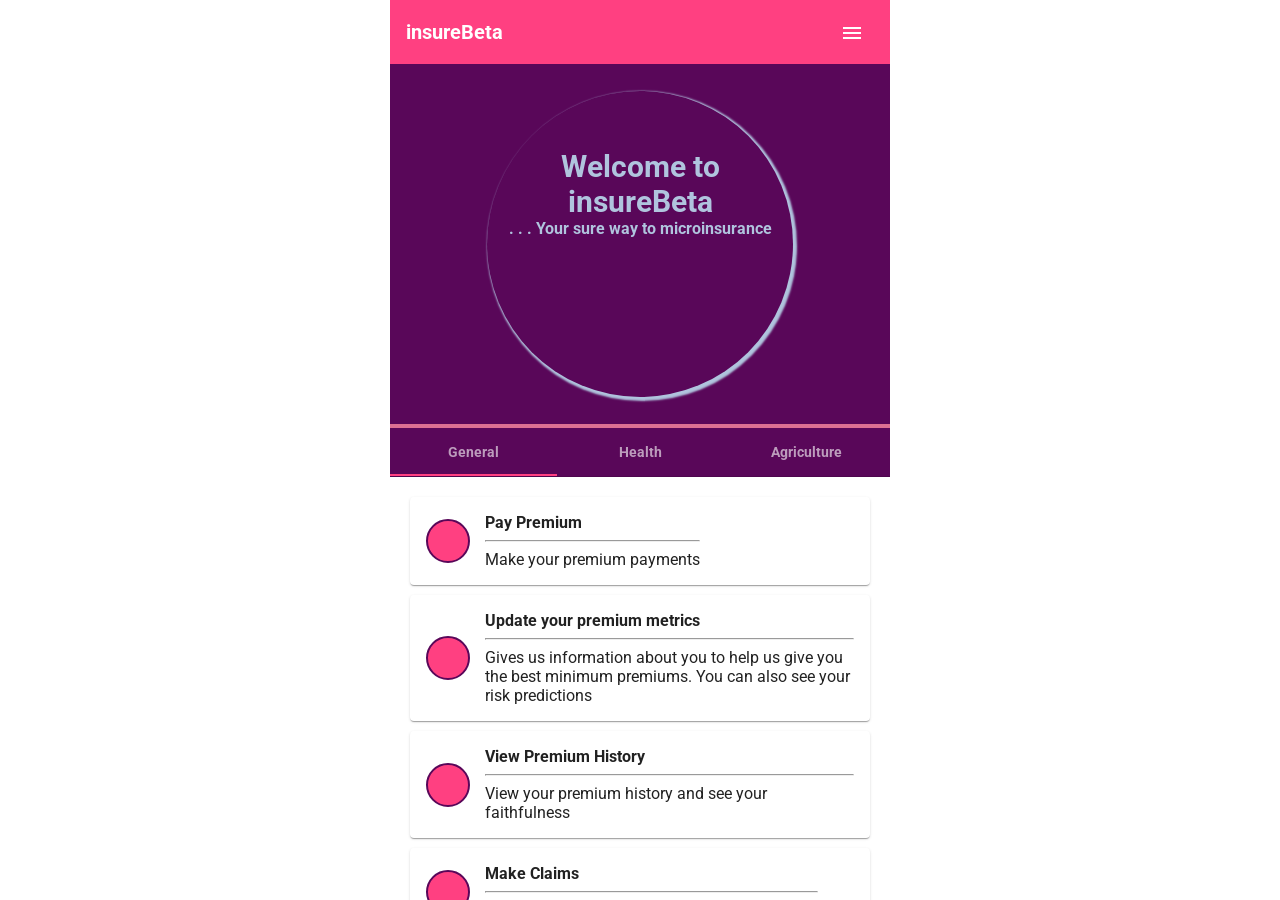
<file: index.html>
<!doctype html>
<html lang="en">
<head>
<link href="https://fonts.googleapis.com/icon?family=Material+Icons" rel="stylesheet">
<link href="https://fonts.googleapis.com/css?family=Roboto:300,400,500" rel="stylesheet">
  <meta charset="utf-8">
  <title>.:|:.insureBeta</title>
  <base href="./">
  <meta name="viewport" content="width=device-width, initial-scale=1">
  <link rel="icon" type="image/x-icon" href="favicon.ico">
<link rel="stylesheet" href="styles.27ae9874d232732a32f0.css"></head>
<body>
  <app-root></app-root>
<script src="runtime-es2015.edb2fcf2778e7bf1d426.js" type="module"></script><script src="runtime-es5.edb2fcf2778e7bf1d426.js" nomodule defer></script><script src="polyfills-es5.6696c533341b95a3d617.js" nomodule defer></script><script src="polyfills-es2015.2987770fde9daa1d8a2e.js" type="module"></script><script src="main-es2015.f6155475882e32199cbc.js" type="module"></script><script src="main-es5.f6155475882e32199cbc.js" nomodule defer></script></body>
</html>
</file>
<file: styles.27ae9874d232732a32f0.css>
.mat-elevation-z0{box-shadow:0 0 0 0 rgba(0,0,0,.2),0 0 0 0 rgba(0,0,0,.14),0 0 0 0 rgba(0,0,0,.12)}.mat-elevation-z1{box-shadow:0 2px 1px -1px rgba(0,0,0,.2),0 1px 1px 0 rgba(0,0,0,.14),0 1px 3px 0 rgba(0,0,0,.12)}.mat-elevation-z2{box-shadow:0 3px 1px -2px rgba(0,0,0,.2),0 2px 2px 0 rgba(0,0,0,.14),0 1px 5px 0 rgba(0,0,0,.12)}.mat-elevation-z3{box-shadow:0 3px 3px -2px rgba(0,0,0,.2),0 3px 4px 0 rgba(0,0,0,.14),0 1px 8px 0 rgba(0,0,0,.12)}.mat-elevation-z4{box-shadow:0 2px 4px -1px rgba(0,0,0,.2),0 4px 5px 0 rgba(0,0,0,.14),0 1px 10px 0 rgba(0,0,0,.12)}.mat-elevation-z5{box-shadow:0 3px 5px -1px rgba(0,0,0,.2),0 5px 8px 0 rgba(0,0,0,.14),0 1px 14px 0 rgba(0,0,0,.12)}.mat-elevation-z6{box-shadow:0 3px 5px -1px rgba(0,0,0,.2),0 6px 10px 0 rgba(0,0,0,.14),0 1px 18px 0 rgba(0,0,0,.12)}.mat-elevation-z7{box-shadow:0 4px 5px -2px rgba(0,0,0,.2),0 7px 10px 1px rgba(0,0,0,.14),0 2px 16px 1px rgba(0,0,0,.12)}.mat-elevation-z8{box-shadow:0 5px 5px -3px rgba(0,0,0,.2),0 8px 10px 1px rgba(0,0,0,.14),0 3px 14px 2px rgba(0,0,0,.12)}.mat-elevation-z9{box-shadow:0 5px 6px -3px rgba(0,0,0,.2),0 9px 12px 1px rgba(0,0,0,.14),0 3px 16px 2px rgba(0,0,0,.12)}.mat-elevation-z10{box-shadow:0 6px 6px -3px rgba(0,0,0,.2),0 10px 14px 1px rgba(0,0,0,.14),0 4px 18px 3px rgba(0,0,0,.12)}.mat-elevation-z11{box-shadow:0 6px 7px -4px rgba(0,0,0,.2),0 11px 15px 1px rgba(0,0,0,.14),0 4px 20px 3px rgba(0,0,0,.12)}.mat-elevation-z12{box-shadow:0 7px 8px -4px rgba(0,0,0,.2),0 12px 17px 2px rgba(0,0,0,.14),0 5px 22px 4px rgba(0,0,0,.12)}.mat-elevation-z13{box-shadow:0 7px 8px -4px rgba(0,0,0,.2),0 13px 19px 2px rgba(0,0,0,.14),0 5px 24px 4px rgba(0,0,0,.12)}.mat-elevation-z14{box-shadow:0 7px 9px -4px rgba(0,0,0,.2),0 14px 21px 2px rgba(0,0,0,.14),0 5px 26px 4px rgba(0,0,0,.12)}.mat-elevation-z15{box-shadow:0 8px 9px -5px rgba(0,0,0,.2),0 15px 22px 2px rgba(0,0,0,.14),0 6px 28px 5px rgba(0,0,0,.12)}.mat-elevation-z16{box-shadow:0 8px 10px -5px rgba(0,0,0,.2),0 16px 24px 2px rgba(0,0,0,.14),0 6px 30px 5px rgba(0,0,0,.12)}.mat-elevation-z17{box-shadow:0 8px 11px -5px rgba(0,0,0,.2),0 17px 26px 2px rgba(0,0,0,.14),0 6px 32px 5px rgba(0,0,0,.12)}.mat-elevation-z18{box-shadow:0 9px 11px -5px rgba(0,0,0,.2),0 18px 28px 2px rgba(0,0,0,.14),0 7px 34px 6px rgba(0,0,0,.12)}.mat-elevation-z19{box-shadow:0 9px 12px -6px rgba(0,0,0,.2),0 19px 29px 2px rgba(0,0,0,.14),0 7px 36px 6px rgba(0,0,0,.12)}.mat-elevation-z20{box-shadow:0 10px 13px -6px rgba(0,0,0,.2),0 20px 31px 3px rgba(0,0,0,.14),0 8px 38px 7px rgba(0,0,0,.12)}.mat-elevation-z21{box-shadow:0 10px 13px -6px rgba(0,0,0,.2),0 21px 33px 3px rgba(0,0,0,.14),0 8px 40px 7px rgba(0,0,0,.12)}.mat-elevation-z22{box-shadow:0 10px 14px -6px rgba(0,0,0,.2),0 22px 35px 3px rgba(0,0,0,.14),0 8px 42px 7px rgba(0,0,0,.12)}.mat-elevation-z23{box-shadow:0 11px 14px -7px rgba(0,0,0,.2),0 23px 36px 3px rgba(0,0,0,.14),0 9px 44px 8px rgba(0,0,0,.12)}.mat-elevation-z24{box-shadow:0 11px 15px -7px rgba(0,0,0,.2),0 24px 38px 3px rgba(0,0,0,.14),0 9px 46px 8px rgba(0,0,0,.12)}.mat-badge-content{font-weight:600;font-size:12px;font-family:Roboto,"Helvetica Neue",sans-serif}.mat-badge-small .mat-badge-content{font-size:6px}.mat-badge-large .mat-badge-content{font-size:24px}.mat-h1,.mat-headline,.mat-typography h1{font:400 24px/32px Roboto,"Helvetica Neue",sans-serif;margin:0 0 16px}.mat-h2,.mat-title,.mat-typography h2{font:500 20px/32px Roboto,"Helvetica Neue",sans-serif;margin:0 0 16px}.mat-h3,.mat-subheading-2,.mat-typography h3{font:400 16px/28px Roboto,"Helvetica Neue",sans-serif;margin:0 0 16px}.mat-h4,.mat-subheading-1,.mat-typography h4{font:400 15px/24px Roboto,"Helvetica Neue",sans-serif;margin:0 0 16px}.mat-h5,.mat-typography h5{font:400 11.62px/20px Roboto,"Helvetica Neue",sans-serif;margin:0 0 12px}.mat-h6,.mat-typography h6{font:400 9.38px/20px Roboto,"Helvetica Neue",sans-serif;margin:0 0 12px}.mat-body-2,.mat-body-strong{font:500 14px/24px Roboto,"Helvetica Neue",sans-serif}.mat-body,.mat-body-1,.mat-typography{font:400 14px/20px Roboto,"Helvetica Neue",sans-serif}.mat-body p,.mat-body-1 p,.mat-typography p{margin:0 0 12px}.mat-caption,.mat-small{font:400 12px/20px Roboto,"Helvetica Neue",sans-serif}.mat-display-4,.mat-typography .mat-display-4{font:300 112px/112px Roboto,"Helvetica Neue",sans-serif;margin:0 0 56px;letter-spacing:-.05em}.mat-display-3,.mat-typography .mat-display-3{font:400 56px/56px Roboto,"Helvetica Neue",sans-serif;margin:0 0 64px;letter-spacing:-.02em}.mat-display-2,.mat-typography .mat-display-2{font:400 45px/48px Roboto,"Helvetica Neue",sans-serif;margin:0 0 64px;letter-spacing:-.005em}.mat-display-1,.mat-typography .mat-display-1{font:400 34px/40px Roboto,"Helvetica Neue",sans-serif;margin:0 0 64px}.mat-bottom-sheet-container{font-family:Roboto,"Helvetica Neue",sans-serif;font-size:16px;font-weight:400}.mat-button,.mat-fab,.mat-flat-button,.mat-icon-button,.mat-mini-fab,.mat-raised-button,.mat-stroked-button{font-family:Roboto,"Helvetica Neue",sans-serif;font-size:14px;font-weight:500}.mat-button-toggle,.mat-card{font-family:Roboto,"Helvetica Neue",sans-serif}.mat-card-title{font-size:24px;font-weight:400}.mat-card-content,.mat-card-header .mat-card-title,.mat-card-subtitle{font-size:14px}.mat-checkbox{font-family:Roboto,"Helvetica Neue",sans-serif}.mat-checkbox-layout .mat-checkbox-label{line-height:24px}.mat-chip{font-size:13px;line-height:18px}.mat-chip .mat-chip-remove.mat-icon,.mat-chip .mat-chip-trailing-icon.mat-icon{font-size:18px}.mat-table{font-family:Roboto,"Helvetica Neue",sans-serif}.mat-header-cell{font-size:12px;font-weight:500}.mat-cell,.mat-footer-cell{font-size:14px}.mat-calendar{font-family:Roboto,"Helvetica Neue",sans-serif}.mat-calendar-body{font-size:13px}.mat-calendar-body-label,.mat-calendar-period-button{font-size:14px;font-weight:500}.mat-calendar-table-header th{font-size:11px;font-weight:400}.mat-dialog-title{font:500 20px/32px Roboto,"Helvetica Neue",sans-serif}.mat-expansion-panel-header{font-family:Roboto,"Helvetica Neue",sans-serif;font-size:15px;font-weight:400}.mat-expansion-panel-content{font:400 14px/20px Roboto,"Helvetica Neue",sans-serif}.mat-form-field{font-size:inherit;font-weight:400;line-height:1.125;font-family:Roboto,"Helvetica Neue",sans-serif}.mat-form-field-wrapper{padding-bottom:1.34375em}.mat-form-field-prefix .mat-icon,.mat-form-field-suffix .mat-icon{font-size:150%;line-height:1.125}.mat-form-field-prefix .mat-icon-button,.mat-form-field-suffix .mat-icon-button{height:1.5em;width:1.5em}.mat-form-field-prefix .mat-icon-button .mat-icon,.mat-form-field-suffix .mat-icon-button .mat-icon{height:1.125em;line-height:1.125}.mat-form-field-infix{padding:.5em 0;border-top:.84375em solid transparent}.mat-form-field-can-float .mat-input-server:focus+.mat-form-field-label-wrapper .mat-form-field-label,.mat-form-field-can-float.mat-form-field-should-float .mat-form-field-label{transform:translateY(-1.34375em) scale(.75);width:133.33333%}.mat-form-field-can-float .mat-input-server[label]:not(:label-shown)+.mat-form-field-label-wrapper .mat-form-field-label{transform:translateY(-1.34374em) scale(.75);width:133.33334%}.mat-form-field-label-wrapper{top:-.84375em;padding-top:.84375em}.mat-form-field-label{top:1.34375em}.mat-form-field-underline{bottom:1.34375em}.mat-form-field-subscript-wrapper{font-size:75%;margin-top:.66667em;top:calc(100% - 1.79167em)}.mat-form-field-appearance-legacy .mat-form-field-wrapper{padding-bottom:1.25em}.mat-form-field-appearance-legacy .mat-form-field-infix{padding:.4375em 0}.mat-form-field-appearance-legacy.mat-form-field-can-float .mat-input-server:focus+.mat-form-field-label-wrapper .mat-form-field-label,.mat-form-field-appearance-legacy.mat-form-field-can-float.mat-form-field-should-float .mat-form-field-label{transform:translateY(-1.28125em) scale(.75) perspective(100px) translateZ(.001px);-ms-transform:translateY(-1.28125em) scale(.75);width:133.33333%}.mat-form-field-appearance-legacy.mat-form-field-can-float .mat-form-field-autofill-control:-webkit-autofill+.mat-form-field-label-wrapper .mat-form-field-label{transform:translateY(-1.28125em) scale(.75) perspective(100px) translateZ(.00101px);-ms-transform:translateY(-1.28124em) scale(.75);width:133.33334%}.mat-form-field-appearance-legacy.mat-form-field-can-float .mat-input-server[label]:not(:label-shown)+.mat-form-field-label-wrapper .mat-form-field-label{transform:translateY(-1.28125em) scale(.75) perspective(100px) translateZ(.00102px);-ms-transform:translateY(-1.28123em) scale(.75);width:133.33335%}.mat-form-field-appearance-legacy .mat-form-field-label{top:1.28125em}.mat-form-field-appearance-legacy .mat-form-field-subscript-wrapper{margin-top:.54167em;top:calc(100% - 1.66667em)}.mat-form-field-appearance-fill .mat-form-field-infix{padding:.25em 0 .75em}.mat-form-field-appearance-fill .mat-form-field-label{top:1.09375em;margin-top:-.5em}.mat-form-field-appearance-fill.mat-form-field-can-float .mat-input-server:focus+.mat-form-field-label-wrapper .mat-form-field-label,.mat-form-field-appearance-fill.mat-form-field-can-float.mat-form-field-should-float .mat-form-field-label{transform:translateY(-.59375em) scale(.75);width:133.33333%}.mat-form-field-appearance-fill.mat-form-field-can-float .mat-input-server[label]:not(:label-shown)+.mat-form-field-label-wrapper .mat-form-field-label{transform:translateY(-.59374em) scale(.75);width:133.33334%}.mat-form-field-appearance-outline .mat-form-field-infix{padding:1em 0}.mat-form-field-appearance-outline .mat-form-field-label{top:1.84375em;margin-top:-.25em}.mat-form-field-appearance-outline.mat-form-field-can-float .mat-input-server:focus+.mat-form-field-label-wrapper .mat-form-field-label,.mat-form-field-appearance-outline.mat-form-field-can-float.mat-form-field-should-float .mat-form-field-label{transform:translateY(-1.59375em) scale(.75);width:133.33333%}.mat-form-field-appearance-outline.mat-form-field-can-float .mat-input-server[label]:not(:label-shown)+.mat-form-field-label-wrapper .mat-form-field-label{transform:translateY(-1.59374em) scale(.75);width:133.33334%}.mat-grid-tile-footer,.mat-grid-tile-header{font-size:14px}.mat-grid-tile-footer .mat-line,.mat-grid-tile-header .mat-line{white-space:nowrap;overflow:hidden;text-overflow:ellipsis;display:block;box-sizing:border-box}.mat-grid-tile-footer .mat-line:nth-child(n+2),.mat-grid-tile-header .mat-line:nth-child(n+2){font-size:12px}input.mat-input-element{margin-top:-.0625em}.mat-menu-item{font-family:Roboto,"Helvetica Neue",sans-serif;font-size:16px;font-weight:400}.mat-paginator,.mat-paginator-page-size .mat-select-trigger{font-family:Roboto,"Helvetica Neue",sans-serif;font-size:12px}.mat-radio-button,.mat-select{font-family:Roboto,"Helvetica Neue",sans-serif}.mat-select-trigger{height:1.125em}.mat-slide-toggle-content{font:400 14px/20px Roboto,"Helvetica Neue",sans-serif}.mat-slider-thumb-label-text{font-family:Roboto,"Helvetica Neue",sans-serif;font-size:12px;font-weight:500}.mat-stepper-horizontal,.mat-stepper-vertical{font-family:Roboto,"Helvetica Neue",sans-serif}.mat-step-label{font-size:14px;font-weight:400}.mat-step-label-selected{font-size:14px;font-weight:500}.mat-tab-group{font-family:Roboto,"Helvetica Neue",sans-serif}.mat-tab-label,.mat-tab-link{font-family:Roboto,"Helvetica Neue",sans-serif;font-size:14px;font-weight:500}.mat-toolbar,.mat-toolbar h1,.mat-toolbar h2,.mat-toolbar h3,.mat-toolbar h4,.mat-toolbar h5,.mat-toolbar h6{font:500 20px/32px Roboto,"Helvetica Neue",sans-serif;margin:0}.mat-tooltip{font-family:Roboto,"Helvetica Neue",sans-serif;font-size:10px;padding-top:6px;padding-bottom:6px}.mat-tooltip-handset{font-size:14px;padding-top:9px;padding-bottom:9px}.mat-list-item,.mat-list-option{font-family:Roboto,"Helvetica Neue",sans-serif}.mat-list .mat-list-item,.mat-nav-list .mat-list-item,.mat-selection-list .mat-list-item{font-size:16px}.mat-list .mat-list-item .mat-line,.mat-nav-list .mat-list-item .mat-line,.mat-selection-list .mat-list-item .mat-line{white-space:nowrap;overflow:hidden;text-overflow:ellipsis;display:block;box-sizing:border-box}.mat-list .mat-list-item .mat-line:nth-child(n+2),.mat-nav-list .mat-list-item .mat-line:nth-child(n+2),.mat-selection-list .mat-list-item .mat-line:nth-child(n+2){font-size:14px}.mat-list .mat-list-option,.mat-nav-list .mat-list-option,.mat-selection-list .mat-list-option{font-size:16px}.mat-list .mat-list-option .mat-line,.mat-nav-list .mat-list-option .mat-line,.mat-selection-list .mat-list-option .mat-line{white-space:nowrap;overflow:hidden;text-overflow:ellipsis;display:block;box-sizing:border-box}.mat-list .mat-list-option .mat-line:nth-child(n+2),.mat-nav-list .mat-list-option .mat-line:nth-child(n+2),.mat-selection-list .mat-list-option .mat-line:nth-child(n+2){font-size:14px}.mat-list[dense] .mat-list-item,.mat-nav-list[dense] .mat-list-item,.mat-selection-list[dense] .mat-list-item{font-size:12px}.mat-list[dense] .mat-list-item .mat-line,.mat-nav-list[dense] .mat-list-item .mat-line,.mat-selection-list[dense] .mat-list-item .mat-line{white-space:nowrap;overflow:hidden;text-overflow:ellipsis;display:block;box-sizing:border-box}.mat-list[dense] .mat-list-item .mat-line:nth-child(n+2),.mat-list[dense] .mat-list-option,.mat-nav-list[dense] .mat-list-item .mat-line:nth-child(n+2),.mat-nav-list[dense] .mat-list-option,.mat-selection-list[dense] .mat-list-item .mat-line:nth-child(n+2),.mat-selection-list[dense] .mat-list-option{font-size:12px}.mat-list[dense] .mat-list-option .mat-line,.mat-nav-list[dense] .mat-list-option .mat-line,.mat-selection-list[dense] .mat-list-option .mat-line{white-space:nowrap;overflow:hidden;text-overflow:ellipsis;display:block;box-sizing:border-box}.mat-list[dense] .mat-list-option .mat-line:nth-child(n+2),.mat-nav-list[dense] .mat-list-option .mat-line:nth-child(n+2),.mat-selection-list[dense] .mat-list-option .mat-line:nth-child(n+2){font-size:12px}.mat-list[dense] .mat-subheader,.mat-nav-list[dense] .mat-subheader,.mat-selection-list[dense] .mat-subheader{font-family:Roboto,"Helvetica Neue",sans-serif;font-size:12px;font-weight:500}.mat-option{font-family:Roboto,"Helvetica Neue",sans-serif;font-size:16px;color:rgba(0,0,0,.87)}.mat-optgroup-label{font:500 14px/24px Roboto,"Helvetica Neue",sans-serif;color:rgba(0,0,0,.54)}.mat-simple-snackbar{font-family:Roboto,"Helvetica Neue",sans-serif;font-size:14px}.mat-simple-snackbar-action{line-height:1;font-family:inherit;font-size:inherit;font-weight:500}.mat-ripple{overflow:hidden}.mat-ripple.mat-ripple-unbounded{overflow:visible}.mat-ripple-element{position:absolute;border-radius:50%;pointer-events:none;transition:opacity,transform 0s cubic-bezier(0,0,.2,1);transform:scale(0)}@media screen and (-ms-high-contrast:active){.mat-ripple-element{display:none}}.cdk-visually-hidden{border:0;clip:rect(0 0 0 0);height:1px;margin:-1px;overflow:hidden;padding:0;position:absolute;width:1px;outline:0;-webkit-appearance:none;-moz-appearance:none}.cdk-global-overlay-wrapper,.cdk-overlay-container{pointer-events:none;top:0;left:0;height:100%;width:100%}.cdk-overlay-container{position:fixed;z-index:1000}.cdk-overlay-container:empty{display:none}.cdk-global-overlay-wrapper{display:flex;position:absolute;z-index:1000}.cdk-overlay-pane{position:absolute;pointer-events:auto;box-sizing:border-box;z-index:1000;display:flex;max-width:100%;max-height:100%}.cdk-overlay-backdrop{position:absolute;top:0;bottom:0;left:0;right:0;z-index:1000;pointer-events:auto;-webkit-tap-highlight-color:transparent;transition:opacity .4s cubic-bezier(.25,.8,.25,1);opacity:0}.cdk-overlay-backdrop.cdk-overlay-backdrop-showing{opacity:1}@media screen and (-ms-high-contrast:active){.cdk-overlay-backdrop.cdk-overlay-backdrop-showing{opacity:.6}.mat-badge-small .mat-badge-content{outline:solid 1px;border-radius:0}}.cdk-overlay-dark-backdrop{background:rgba(0,0,0,.288)}.cdk-overlay-transparent-backdrop,.cdk-overlay-transparent-backdrop.cdk-overlay-backdrop-showing{opacity:0}.cdk-overlay-connected-position-bounding-box{position:absolute;z-index:1000;display:flex;flex-direction:column;min-width:1px;min-height:1px}.cdk-global-scrollblock{position:fixed;width:100%;overflow-y:scroll}@-webkit-keyframes cdk-text-field-autofill-start{/*!*/}@keyframes cdk-text-field-autofill-start{/*!*/}@-webkit-keyframes cdk-text-field-autofill-end{/*!*/}@keyframes cdk-text-field-autofill-end{/*!*/}.cdk-text-field-autofill-monitored:-webkit-autofill{-webkit-animation-name:cdk-text-field-autofill-start;animation-name:cdk-text-field-autofill-start}.cdk-text-field-autofill-monitored:not(:-webkit-autofill){-webkit-animation-name:cdk-text-field-autofill-end;animation-name:cdk-text-field-autofill-end}textarea.cdk-textarea-autosize{resize:none}textarea.cdk-textarea-autosize-measuring{height:auto!important;overflow:hidden!important;padding:2px 0!important;box-sizing:content-box!important}.mat-ripple-element{background-color:rgba(0,0,0,.1)}.mat-option.mat-selected:not(.mat-option-multiple):not(.mat-option-disabled),.mat-option:focus:not(.mat-option-disabled),.mat-option:hover:not(.mat-option-disabled){background:rgba(0,0,0,.04)}.mat-option.mat-active{background:rgba(0,0,0,.04);color:rgba(0,0,0,.87)}.mat-option.mat-option-disabled{color:rgba(0,0,0,.38)}.mat-primary .mat-option.mat-selected:not(.mat-option-disabled){color:#3f51b5}.mat-accent .mat-option.mat-selected:not(.mat-option-disabled){color:#ff4081}.mat-warn .mat-option.mat-selected:not(.mat-option-disabled){color:#f44336}.mat-optgroup-disabled .mat-optgroup-label{color:rgba(0,0,0,.38)}.mat-pseudo-checkbox{color:rgba(0,0,0,.54)}.mat-pseudo-checkbox::after{color:#fafafa}.mat-accent .mat-pseudo-checkbox-checked,.mat-accent .mat-pseudo-checkbox-indeterminate,.mat-pseudo-checkbox-checked,.mat-pseudo-checkbox-indeterminate{background:#ff4081}.mat-primary .mat-pseudo-checkbox-checked,.mat-primary .mat-pseudo-checkbox-indeterminate{background:#3f51b5}.mat-warn .mat-pseudo-checkbox-checked,.mat-warn .mat-pseudo-checkbox-indeterminate{background:#f44336}.mat-pseudo-checkbox-checked.mat-pseudo-checkbox-disabled,.mat-pseudo-checkbox-indeterminate.mat-pseudo-checkbox-disabled{background:#b0b0b0}.mat-app-background{background-color:#fafafa;color:rgba(0,0,0,.87)}.mat-theme-loaded-marker{display:none}.mat-autocomplete-panel{background:#fff;color:rgba(0,0,0,.87)}.mat-autocomplete-panel .mat-option.mat-selected:not(.mat-active):not(:hover){background:#fff}.mat-autocomplete-panel .mat-option.mat-selected:not(.mat-active):not(:hover):not(.mat-option-disabled){color:rgba(0,0,0,.87)}.mat-badge-accent .mat-badge-content{background:#ff4081;color:#fff}.mat-badge-warn .mat-badge-content{color:#fff;background:#f44336}.mat-badge{position:relative}.mat-badge-hidden .mat-badge-content{display:none}.mat-badge-content{color:#fff;background:#3f51b5;position:absolute;text-align:center;display:inline-block;border-radius:50%;transition:transform .2s ease-in-out;transform:scale(.6);overflow:hidden;white-space:nowrap;text-overflow:ellipsis;pointer-events:none}.mat-badge-content.mat-badge-active{transform:none}.mat-badge-small .mat-badge-content{width:16px;height:16px;line-height:16px}.mat-badge-small.mat-badge-above .mat-badge-content{top:-8px}.mat-badge-small.mat-badge-below .mat-badge-content{bottom:-8px}.mat-badge-small.mat-badge-before .mat-badge-content{left:-16px}[dir=rtl] .mat-badge-small.mat-badge-before .mat-badge-content{left:auto;right:-16px}.mat-badge-small.mat-badge-after .mat-badge-content{right:-16px}[dir=rtl] .mat-badge-small.mat-badge-after .mat-badge-content{right:auto;left:-16px}.mat-badge-small.mat-badge-overlap.mat-badge-before .mat-badge-content{left:-8px}[dir=rtl] .mat-badge-small.mat-badge-overlap.mat-badge-before .mat-badge-content{left:auto;right:-8px}.mat-badge-small.mat-badge-overlap.mat-badge-after .mat-badge-content{right:-8px}[dir=rtl] .mat-badge-small.mat-badge-overlap.mat-badge-after .mat-badge-content{right:auto;left:-8px}.mat-badge-medium .mat-badge-content{width:22px;height:22px;line-height:22px}.mat-badge-medium.mat-badge-above .mat-badge-content{top:-11px}.mat-badge-medium.mat-badge-below .mat-badge-content{bottom:-11px}.mat-badge-medium.mat-badge-before .mat-badge-content{left:-22px}[dir=rtl] .mat-badge-medium.mat-badge-before .mat-badge-content{left:auto;right:-22px}.mat-badge-medium.mat-badge-after .mat-badge-content{right:-22px}[dir=rtl] .mat-badge-medium.mat-badge-after .mat-badge-content{right:auto;left:-22px}.mat-badge-medium.mat-badge-overlap.mat-badge-before .mat-badge-content{left:-11px}[dir=rtl] .mat-badge-medium.mat-badge-overlap.mat-badge-before .mat-badge-content{left:auto;right:-11px}.mat-badge-medium.mat-badge-overlap.mat-badge-after .mat-badge-content{right:-11px}[dir=rtl] .mat-badge-medium.mat-badge-overlap.mat-badge-after .mat-badge-content{right:auto;left:-11px}.mat-badge-large .mat-badge-content{width:28px;height:28px;line-height:28px}.mat-badge-large.mat-badge-above .mat-badge-content{top:-14px}.mat-badge-large.mat-badge-below .mat-badge-content{bottom:-14px}.mat-badge-large.mat-badge-before .mat-badge-content{left:-28px}[dir=rtl] .mat-badge-large.mat-badge-before .mat-badge-content{left:auto;right:-28px}.mat-badge-large.mat-badge-after .mat-badge-content{right:-28px}[dir=rtl] .mat-badge-large.mat-badge-after .mat-badge-content{right:auto;left:-28px}.mat-badge-large.mat-badge-overlap.mat-badge-before .mat-badge-content{left:-14px}[dir=rtl] .mat-badge-large.mat-badge-overlap.mat-badge-before .mat-badge-content{left:auto;right:-14px}.mat-badge-large.mat-badge-overlap.mat-badge-after .mat-badge-content{right:-14px}[dir=rtl] .mat-badge-large.mat-badge-overlap.mat-badge-after .mat-badge-content{right:auto;left:-14px}.mat-bottom-sheet-container{background:#fff;color:rgba(0,0,0,.87)}.mat-button,.mat-icon-button,.mat-stroked-button{color:inherit;background:0 0}.mat-button.mat-primary,.mat-icon-button.mat-primary,.mat-stroked-button.mat-primary{color:#3f51b5}.mat-button.mat-accent,.mat-icon-button.mat-accent,.mat-stroked-button.mat-accent{color:#ff4081}.mat-button.mat-warn,.mat-icon-button.mat-warn,.mat-stroked-button.mat-warn{color:#f44336}.mat-button.mat-accent[disabled],.mat-button.mat-primary[disabled],.mat-button.mat-warn[disabled],.mat-button[disabled][disabled],.mat-icon-button.mat-accent[disabled],.mat-icon-button.mat-primary[disabled],.mat-icon-button.mat-warn[disabled],.mat-icon-button[disabled][disabled],.mat-stroked-button.mat-accent[disabled],.mat-stroked-button.mat-primary[disabled],.mat-stroked-button.mat-warn[disabled],.mat-stroked-button[disabled][disabled]{color:rgba(0,0,0,.26)}.mat-button.mat-primary .mat-button-focus-overlay,.mat-icon-button.mat-primary .mat-button-focus-overlay,.mat-stroked-button.mat-primary .mat-button-focus-overlay{background-color:rgba(63,81,181,.12)}.mat-button.mat-accent .mat-button-focus-overlay,.mat-icon-button.mat-accent .mat-button-focus-overlay,.mat-stroked-button.mat-accent .mat-button-focus-overlay{background-color:rgba(255,64,129,.12)}.mat-button.mat-warn .mat-button-focus-overlay,.mat-icon-button.mat-warn .mat-button-focus-overlay,.mat-stroked-button.mat-warn .mat-button-focus-overlay{background-color:rgba(244,67,54,.12)}.mat-button[disabled] .mat-button-focus-overlay,.mat-icon-button[disabled] .mat-button-focus-overlay,.mat-stroked-button[disabled] .mat-button-focus-overlay{background-color:transparent}.mat-button.mat-primary .mat-ripple-element,.mat-icon-button.mat-primary .mat-ripple-element,.mat-stroked-button.mat-primary .mat-ripple-element{background-color:rgba(63,81,181,.1)}.mat-button.mat-accent .mat-ripple-element,.mat-icon-button.mat-accent .mat-ripple-element,.mat-stroked-button.mat-accent .mat-ripple-element{background-color:rgba(255,64,129,.1)}.mat-button.mat-warn .mat-ripple-element,.mat-icon-button.mat-warn .mat-ripple-element,.mat-stroked-button.mat-warn .mat-ripple-element{background-color:rgba(244,67,54,.1)}.mat-fab,.mat-flat-button,.mat-mini-fab,.mat-raised-button{color:rgba(0,0,0,.87);background-color:#fff}.mat-fab.mat-accent,.mat-fab.mat-primary,.mat-fab.mat-warn,.mat-flat-button.mat-accent,.mat-flat-button.mat-primary,.mat-flat-button.mat-warn,.mat-mini-fab.mat-accent,.mat-mini-fab.mat-primary,.mat-mini-fab.mat-warn,.mat-raised-button.mat-accent,.mat-raised-button.mat-primary,.mat-raised-button.mat-warn{color:#fff}.mat-fab.mat-accent[disabled],.mat-fab.mat-primary[disabled],.mat-fab.mat-warn[disabled],.mat-fab[disabled][disabled],.mat-flat-button.mat-accent[disabled],.mat-flat-button.mat-primary[disabled],.mat-flat-button.mat-warn[disabled],.mat-flat-button[disabled][disabled],.mat-mini-fab.mat-accent[disabled],.mat-mini-fab.mat-primary[disabled],.mat-mini-fab.mat-warn[disabled],.mat-mini-fab[disabled][disabled],.mat-raised-button.mat-accent[disabled],.mat-raised-button.mat-primary[disabled],.mat-raised-button.mat-warn[disabled],.mat-raised-button[disabled][disabled]{color:rgba(0,0,0,.26);background-color:rgba(0,0,0,.12)}.mat-fab.mat-primary,.mat-flat-button.mat-primary,.mat-mini-fab.mat-primary,.mat-raised-button.mat-primary{background-color:#3f51b5}.mat-fab.mat-accent,.mat-flat-button.mat-accent,.mat-mini-fab.mat-accent,.mat-raised-button.mat-accent{background-color:#ff4081}.mat-fab.mat-warn,.mat-flat-button.mat-warn,.mat-mini-fab.mat-warn,.mat-raised-button.mat-warn{background-color:#f44336}.mat-fab.mat-accent .mat-ripple-element,.mat-fab.mat-primary .mat-ripple-element,.mat-fab.mat-warn .mat-ripple-element,.mat-flat-button.mat-accent .mat-ripple-element,.mat-flat-button.mat-primary .mat-ripple-element,.mat-flat-button.mat-warn .mat-ripple-element,.mat-mini-fab.mat-accent .mat-ripple-element,.mat-mini-fab.mat-primary .mat-ripple-element,.mat-mini-fab.mat-warn .mat-ripple-element,.mat-raised-button.mat-accent .mat-ripple-element,.mat-raised-button.mat-primary .mat-ripple-element,.mat-raised-button.mat-warn .mat-ripple-element{background-color:rgba(255,255,255,.1)}.mat-icon-button.mat-primary .mat-ripple-element{background-color:rgba(63,81,181,.2)}.mat-icon-button.mat-accent .mat-ripple-element{background-color:rgba(255,64,129,.2)}.mat-icon-button.mat-warn .mat-ripple-element{background-color:rgba(244,67,54,.2)}.mat-button-toggle{color:rgba(0,0,0,.38)}.mat-button-toggle .mat-button-toggle-focus-overlay{background-color:rgba(0,0,0,.12)}.mat-button-toggle-checked{background-color:#e0e0e0;color:rgba(0,0,0,.54)}.mat-button-toggle-disabled{background-color:#eee;color:rgba(0,0,0,.26)}.mat-button-toggle-disabled.mat-button-toggle-checked{background-color:#bdbdbd}.mat-card{background:#fff;color:rgba(0,0,0,.87)}.mat-card-subtitle{color:rgba(0,0,0,.54)}.mat-checkbox-frame{border-color:rgba(0,0,0,.54)}.mat-checkbox-checkmark{fill:#fafafa}.mat-checkbox-checkmark-path{stroke:#fafafa!important}@media screen and (-ms-high-contrast:black-on-white){.mat-checkbox-checkmark-path{stroke:#000!important}}.mat-checkbox-mixedmark{background-color:#fafafa}.mat-checkbox-checked.mat-primary .mat-checkbox-background,.mat-checkbox-indeterminate.mat-primary .mat-checkbox-background{background-color:#3f51b5}.mat-checkbox-checked.mat-accent .mat-checkbox-background,.mat-checkbox-indeterminate.mat-accent .mat-checkbox-background{background-color:#ff4081}.mat-checkbox-checked.mat-warn .mat-checkbox-background,.mat-checkbox-indeterminate.mat-warn .mat-checkbox-background{background-color:#f44336}.mat-checkbox-disabled.mat-checkbox-checked .mat-checkbox-background,.mat-checkbox-disabled.mat-checkbox-indeterminate .mat-checkbox-background{background-color:#b0b0b0}.mat-checkbox-disabled:not(.mat-checkbox-checked) .mat-checkbox-frame{border-color:#b0b0b0}.mat-checkbox-disabled .mat-checkbox-label{color:#b0b0b0}@media screen and (-ms-high-contrast:active){.mat-badge-large .mat-badge-content,.mat-badge-medium .mat-badge-content{outline:solid 1px;border-radius:0}.mat-checkbox-disabled{opacity:.5}.mat-checkbox-background{background:0 0}}.mat-checkbox:not(.mat-checkbox-disabled).mat-primary .mat-checkbox-ripple .mat-ripple-element{background-color:rgba(63,81,181,.26)}.mat-checkbox:not(.mat-checkbox-disabled).mat-accent .mat-checkbox-ripple .mat-ripple-element{background-color:rgba(255,64,129,.26)}.mat-checkbox:not(.mat-checkbox-disabled).mat-warn .mat-checkbox-ripple .mat-ripple-element{background-color:rgba(244,67,54,.26)}.mat-chip.mat-standard-chip{background-color:#e0e0e0;color:rgba(0,0,0,.87)}.mat-chip.mat-standard-chip .mat-chip-remove{color:rgba(0,0,0,.87);opacity:.4}.mat-chip.mat-standard-chip .mat-chip-remove:hover{opacity:.54}.mat-chip.mat-standard-chip.mat-chip-selected.mat-primary{background-color:#3f51b5;color:#fff}.mat-chip.mat-standard-chip.mat-chip-selected.mat-primary .mat-chip-remove{color:#fff;opacity:.4}.mat-chip.mat-standard-chip.mat-chip-selected.mat-primary .mat-chip-remove:hover{opacity:.54}.mat-chip.mat-standard-chip.mat-chip-selected.mat-warn{background-color:#f44336;color:#fff}.mat-chip.mat-standard-chip.mat-chip-selected.mat-warn .mat-chip-remove{color:#fff;opacity:.4}.mat-chip.mat-standard-chip.mat-chip-selected.mat-warn .mat-chip-remove:hover{opacity:.54}.mat-chip.mat-standard-chip.mat-chip-selected.mat-accent{background-color:#ff4081;color:#fff}.mat-chip.mat-standard-chip.mat-chip-selected.mat-accent .mat-chip-remove{color:#fff;opacity:.4}.mat-chip.mat-standard-chip.mat-chip-selected.mat-accent .mat-chip-remove:hover{opacity:.54}.mat-table{background:#fff}.mat-table tbody,.mat-table tfoot,.mat-table thead,.mat-table-sticky,[mat-footer-row],[mat-header-row],[mat-row],mat-footer-row,mat-header-row,mat-row{background:inherit}mat-footer-row,mat-header-row,mat-row,td.mat-cell,td.mat-footer-cell,th.mat-header-cell{border-bottom-color:rgba(0,0,0,.12)}.mat-header-cell{color:rgba(0,0,0,.54)}.mat-cell,.mat-footer-cell{color:rgba(0,0,0,.87)}.mat-calendar-arrow{border-top-color:rgba(0,0,0,.54)}.mat-datepicker-content .mat-calendar-next-button,.mat-datepicker-content .mat-calendar-previous-button,.mat-datepicker-toggle{color:rgba(0,0,0,.54)}.mat-calendar-table-header{color:rgba(0,0,0,.38)}.mat-calendar-table-header-divider::after{background:rgba(0,0,0,.12)}.mat-calendar-body-label{color:rgba(0,0,0,.54)}.mat-calendar-body-cell-content{color:rgba(0,0,0,.87);border-color:transparent}.mat-calendar-body-disabled>.mat-calendar-body-cell-content:not(.mat-calendar-body-selected){color:rgba(0,0,0,.38)}.cdk-keyboard-focused .mat-calendar-body-active>.mat-calendar-body-cell-content:not(.mat-calendar-body-selected),.cdk-program-focused .mat-calendar-body-active>.mat-calendar-body-cell-content:not(.mat-calendar-body-selected),.mat-calendar-body-cell:not(.mat-calendar-body-disabled):hover>.mat-calendar-body-cell-content:not(.mat-calendar-body-selected){background-color:rgba(0,0,0,.04)}.mat-calendar-body-today:not(.mat-calendar-body-selected){border-color:rgba(0,0,0,.38)}.mat-calendar-body-disabled>.mat-calendar-body-today:not(.mat-calendar-body-selected){border-color:rgba(0,0,0,.18)}.mat-calendar-body-selected{background-color:#3f51b5;color:#fff}.mat-calendar-body-disabled>.mat-calendar-body-selected{background-color:rgba(63,81,181,.4)}.mat-calendar-body-today.mat-calendar-body-selected{box-shadow:inset 0 0 0 1px #fff}.mat-datepicker-content{background-color:#fff;color:rgba(0,0,0,.87)}.mat-datepicker-content.mat-accent .mat-calendar-body-selected{background-color:#ff4081;color:#fff}.mat-datepicker-content.mat-accent .mat-calendar-body-disabled>.mat-calendar-body-selected{background-color:rgba(255,64,129,.4)}.mat-datepicker-content.mat-accent .mat-calendar-body-today.mat-calendar-body-selected{box-shadow:inset 0 0 0 1px #fff}.mat-datepicker-content.mat-warn .mat-calendar-body-selected{background-color:#f44336;color:#fff}.mat-datepicker-content.mat-warn .mat-calendar-body-disabled>.mat-calendar-body-selected{background-color:rgba(244,67,54,.4)}.mat-datepicker-content.mat-warn .mat-calendar-body-today.mat-calendar-body-selected{box-shadow:inset 0 0 0 1px #fff}.mat-datepicker-toggle-active{color:#3f51b5}.mat-datepicker-toggle-active.mat-accent{color:#ff4081}.mat-datepicker-toggle-active.mat-warn{color:#f44336}.mat-dialog-container{background:#fff;color:rgba(0,0,0,.87)}.mat-divider{border-top-color:rgba(0,0,0,.12)}.mat-divider-vertical{border-right-color:rgba(0,0,0,.12)}.mat-expansion-panel{background:#fff;color:rgba(0,0,0,.87)}.mat-action-row{border-top-color:rgba(0,0,0,.12)}.mat-expansion-panel:not(.mat-expanded) .mat-expansion-panel-header:not([aria-disabled=true]).cdk-keyboard-focused,.mat-expansion-panel:not(.mat-expanded) .mat-expansion-panel-header:not([aria-disabled=true]).cdk-program-focused,.mat-expansion-panel:not(.mat-expanded) .mat-expansion-panel-header:not([aria-disabled=true]):hover{background:rgba(0,0,0,.04)}@media (hover:none){.mat-expansion-panel:not(.mat-expanded):not([aria-disabled=true]) .mat-expansion-panel-header:hover{background:#fff}}.mat-expansion-panel-header-title{color:rgba(0,0,0,.87)}.mat-expansion-indicator::after,.mat-expansion-panel-header-description{color:rgba(0,0,0,.54)}.mat-expansion-panel-header[aria-disabled=true]{color:rgba(0,0,0,.26)}.mat-expansion-panel-header[aria-disabled=true] .mat-expansion-panel-header-description,.mat-expansion-panel-header[aria-disabled=true] .mat-expansion-panel-header-title{color:inherit}.mat-form-field-label,.mat-hint{color:rgba(0,0,0,.6)}.mat-form-field.mat-focused .mat-form-field-label{color:#3f51b5}.mat-form-field.mat-focused .mat-form-field-label.mat-accent{color:#ff4081}.mat-form-field.mat-focused .mat-form-field-label.mat-warn{color:#f44336}.mat-focused .mat-form-field-required-marker{color:#ff4081}.mat-form-field-ripple{background-color:rgba(0,0,0,.87)}.mat-form-field.mat-focused .mat-form-field-ripple{background-color:#3f51b5}.mat-form-field.mat-focused .mat-form-field-ripple.mat-accent{background-color:#ff4081}.mat-form-field.mat-focused .mat-form-field-ripple.mat-warn{background-color:#f44336}.mat-form-field.mat-form-field-invalid .mat-form-field-label,.mat-form-field.mat-form-field-invalid .mat-form-field-label .mat-form-field-required-marker,.mat-form-field.mat-form-field-invalid .mat-form-field-label.mat-accent{color:#f44336}.mat-form-field.mat-form-field-invalid .mat-form-field-ripple,.mat-form-field.mat-form-field-invalid .mat-form-field-ripple.mat-accent{background-color:#f44336}.mat-error{color:#f44336}.mat-form-field-appearance-legacy .mat-form-field-label,.mat-form-field-appearance-legacy .mat-hint{color:rgba(0,0,0,.54)}.mat-form-field-appearance-legacy .mat-form-field-underline{bottom:1.25em;background-color:rgba(0,0,0,.42)}.mat-form-field-appearance-legacy.mat-form-field-disabled .mat-form-field-underline{background-image:linear-gradient(to right,rgba(0,0,0,.42) 0,rgba(0,0,0,.42) 33%,transparent 0);background-size:4px 100%;background-repeat:repeat-x}.mat-form-field-appearance-standard .mat-form-field-underline{background-color:rgba(0,0,0,.42)}.mat-form-field-appearance-standard.mat-form-field-disabled .mat-form-field-underline{background-image:linear-gradient(to right,rgba(0,0,0,.42) 0,rgba(0,0,0,.42) 33%,transparent 0);background-size:4px 100%;background-repeat:repeat-x}.mat-form-field-appearance-fill .mat-form-field-flex{background-color:rgba(0,0,0,.04)}.mat-form-field-appearance-fill.mat-form-field-disabled .mat-form-field-flex{background-color:rgba(0,0,0,.02)}.mat-form-field-appearance-fill .mat-form-field-underline::before{background-color:rgba(0,0,0,.42)}.mat-form-field-appearance-fill.mat-form-field-disabled .mat-form-field-label{color:rgba(0,0,0,.38)}.mat-form-field-appearance-fill.mat-form-field-disabled .mat-form-field-underline::before{background-color:transparent}.mat-form-field-appearance-outline .mat-form-field-outline{color:rgba(0,0,0,.12)}.mat-form-field-appearance-outline .mat-form-field-outline-thick{color:rgba(0,0,0,.87)}.mat-form-field-appearance-outline.mat-focused .mat-form-field-outline-thick{color:#3f51b5}.mat-form-field-appearance-outline.mat-focused.mat-accent .mat-form-field-outline-thick{color:#ff4081}.mat-form-field-appearance-outline.mat-focused.mat-warn .mat-form-field-outline-thick,.mat-form-field-appearance-outline.mat-form-field-invalid.mat-form-field-invalid .mat-form-field-outline-thick{color:#f44336}.mat-form-field-appearance-outline.mat-form-field-disabled .mat-form-field-label{color:rgba(0,0,0,.38)}.mat-form-field-appearance-outline.mat-form-field-disabled .mat-form-field-outline{color:rgba(0,0,0,.06)}.mat-icon.mat-primary{color:#3f51b5}.mat-icon.mat-accent{color:#ff4081}.mat-icon.mat-warn{color:#f44336}.mat-input-element:disabled{color:rgba(0,0,0,.38)}.mat-input-element{caret-color:#3f51b5}.mat-input-element::-ms-input-placeholder{color:rgba(0,0,0,.42)}.mat-input-element::placeholder{color:rgba(0,0,0,.42)}.mat-input-element::-moz-placeholder{color:rgba(0,0,0,.42)}.mat-input-element::-webkit-input-placeholder{color:rgba(0,0,0,.42)}.mat-input-element:-ms-input-placeholder{color:rgba(0,0,0,.42)}.mat-accent .mat-input-element{caret-color:#ff4081}.mat-form-field-invalid .mat-input-element,.mat-warn .mat-input-element{caret-color:#f44336}.mat-list .mat-list-item,.mat-list .mat-list-option,.mat-nav-list .mat-list-item,.mat-nav-list .mat-list-option,.mat-selection-list .mat-list-item,.mat-selection-list .mat-list-option{color:rgba(0,0,0,.87)}.mat-list .mat-subheader,.mat-nav-list .mat-subheader,.mat-selection-list .mat-subheader{font-family:Roboto,"Helvetica Neue",sans-serif;font-size:14px;font-weight:500;color:rgba(0,0,0,.54)}.mat-list-item-disabled{background-color:#eee}.mat-list-option.mat-list-item-focus,.mat-list-option:hover,.mat-nav-list .mat-list-item.mat-list-item-focus,.mat-nav-list .mat-list-item:hover{background:rgba(0,0,0,.04)}.mat-menu-panel{background:#fff}.mat-menu-item{background:0 0;color:rgba(0,0,0,.87)}.mat-menu-item[disabled],.mat-menu-item[disabled]::after{color:rgba(0,0,0,.38)}.mat-menu-item .mat-icon:not([color]),.mat-menu-item-submenu-trigger::after{color:rgba(0,0,0,.54)}.mat-menu-item-highlighted:not([disabled]),.mat-menu-item.cdk-keyboard-focused:not([disabled]),.mat-menu-item.cdk-program-focused:not([disabled]),.mat-menu-item:hover:not([disabled]){background:rgba(0,0,0,.04)}.mat-paginator{background:#fff}.mat-paginator,.mat-paginator-page-size .mat-select-trigger{color:rgba(0,0,0,.54)}.mat-paginator-decrement,.mat-paginator-increment{border-top:2px solid rgba(0,0,0,.54);border-right:2px solid rgba(0,0,0,.54)}.mat-paginator-first,.mat-paginator-last{border-top:2px solid rgba(0,0,0,.54)}.mat-icon-button[disabled] .mat-paginator-decrement,.mat-icon-button[disabled] .mat-paginator-first,.mat-icon-button[disabled] .mat-paginator-increment,.mat-icon-button[disabled] .mat-paginator-last{border-color:rgba(0,0,0,.38)}.mat-progress-bar-background{fill:#c5cae9}.mat-progress-bar-buffer{background-color:#c5cae9}.mat-progress-bar-fill::after{background-color:#3f51b5}.mat-progress-bar.mat-accent .mat-progress-bar-background{fill:#ff80ab}.mat-progress-bar.mat-accent .mat-progress-bar-buffer{background-color:#ff80ab}.mat-progress-bar.mat-accent .mat-progress-bar-fill::after{background-color:#ff4081}.mat-progress-bar.mat-warn .mat-progress-bar-background{fill:#ffcdd2}.mat-progress-bar.mat-warn .mat-progress-bar-buffer{background-color:#ffcdd2}.mat-progress-bar.mat-warn .mat-progress-bar-fill::after{background-color:#f44336}.mat-progress-spinner circle,.mat-spinner circle{stroke:#3f51b5}.mat-progress-spinner.mat-accent circle,.mat-spinner.mat-accent circle{stroke:#ff4081}.mat-progress-spinner.mat-warn circle,.mat-spinner.mat-warn circle{stroke:#f44336}.mat-radio-outer-circle{border-color:rgba(0,0,0,.54)}.mat-radio-button.mat-primary.mat-radio-checked .mat-radio-outer-circle{border-color:#3f51b5}.mat-radio-button.mat-primary .mat-radio-inner-circle{background-color:#3f51b5}.mat-radio-button.mat-primary .mat-radio-ripple .mat-ripple-element{background-color:rgba(63,81,181,.26)}.mat-radio-button.mat-accent.mat-radio-checked .mat-radio-outer-circle{border-color:#ff4081}.mat-radio-button.mat-accent .mat-radio-inner-circle{background-color:#ff4081}.mat-radio-button.mat-accent .mat-radio-ripple .mat-ripple-element{background-color:rgba(255,64,129,.26)}.mat-radio-button.mat-warn.mat-radio-checked .mat-radio-outer-circle{border-color:#f44336}.mat-radio-button.mat-warn .mat-radio-inner-circle{background-color:#f44336}.mat-radio-button.mat-warn .mat-radio-ripple .mat-ripple-element{background-color:rgba(244,67,54,.26)}.mat-radio-button.mat-radio-disabled .mat-radio-outer-circle,.mat-radio-button.mat-radio-disabled.mat-radio-checked .mat-radio-outer-circle{border-color:rgba(0,0,0,.38)}.mat-radio-button.mat-radio-disabled .mat-radio-inner-circle,.mat-radio-button.mat-radio-disabled .mat-radio-ripple .mat-ripple-element{background-color:rgba(0,0,0,.38)}.mat-radio-button.mat-radio-disabled .mat-radio-label-content{color:rgba(0,0,0,.38)}.mat-select-content,.mat-select-panel-done-animating{background:#fff}.mat-select-value{color:rgba(0,0,0,.87)}.mat-select-placeholder{color:rgba(0,0,0,.42)}.mat-select-disabled .mat-select-value{color:rgba(0,0,0,.38)}.mat-select-arrow{color:rgba(0,0,0,.54)}.mat-select-panel .mat-option.mat-selected:not(.mat-option-multiple){background:rgba(0,0,0,.12)}.mat-form-field.mat-focused.mat-primary .mat-select-arrow{color:#3f51b5}.mat-form-field.mat-focused.mat-accent .mat-select-arrow{color:#ff4081}.mat-form-field .mat-select.mat-select-invalid .mat-select-arrow,.mat-form-field.mat-focused.mat-warn .mat-select-arrow{color:#f44336}.mat-form-field .mat-select.mat-select-disabled .mat-select-arrow{color:rgba(0,0,0,.38)}.mat-drawer-container{background-color:#fafafa;color:rgba(0,0,0,.87)}.mat-drawer{background-color:#fff;color:rgba(0,0,0,.87)}.mat-drawer.mat-drawer-push{background-color:#fff}.mat-drawer-backdrop.mat-drawer-shown{background-color:rgba(0,0,0,.6)}.mat-slide-toggle.mat-checked:not(.mat-disabled) .mat-slide-toggle-thumb{background-color:#e91e63}.mat-slide-toggle.mat-checked:not(.mat-disabled) .mat-slide-toggle-bar{background-color:rgba(233,30,99,.5)}.mat-slide-toggle:not(.mat-checked) .mat-ripple-element{background-color:rgba(0,0,0,.06)}.mat-slide-toggle .mat-ripple-element{background-color:rgba(233,30,99,.12)}.mat-slide-toggle.mat-primary.mat-checked:not(.mat-disabled) .mat-slide-toggle-thumb{background-color:#3f51b5}.mat-slide-toggle.mat-primary.mat-checked:not(.mat-disabled) .mat-slide-toggle-bar{background-color:rgba(63,81,181,.5)}.mat-slide-toggle.mat-primary:not(.mat-checked) .mat-ripple-element{background-color:rgba(0,0,0,.06)}.mat-slide-toggle.mat-primary .mat-ripple-element{background-color:rgba(63,81,181,.12)}.mat-slide-toggle.mat-warn.mat-checked:not(.mat-disabled) .mat-slide-toggle-thumb{background-color:#f44336}.mat-slide-toggle.mat-warn.mat-checked:not(.mat-disabled) .mat-slide-toggle-bar{background-color:rgba(244,67,54,.5)}.mat-slide-toggle.mat-warn:not(.mat-checked) .mat-ripple-element{background-color:rgba(0,0,0,.06)}.mat-slide-toggle.mat-warn .mat-ripple-element{background-color:rgba(244,67,54,.12)}.mat-disabled .mat-slide-toggle-thumb{background-color:#bdbdbd}.mat-disabled .mat-slide-toggle-bar{background-color:rgba(0,0,0,.1)}.mat-slide-toggle-thumb{background-color:#fafafa}.mat-slide-toggle-bar{background-color:rgba(0,0,0,.38)}.mat-slider-track-background{background-color:rgba(0,0,0,.26)}.mat-primary .mat-slider-thumb,.mat-primary .mat-slider-thumb-label,.mat-primary .mat-slider-track-fill{background-color:#3f51b5}.mat-primary .mat-slider-thumb-label-text{color:#fff}.mat-accent .mat-slider-thumb,.mat-accent .mat-slider-thumb-label,.mat-accent .mat-slider-track-fill{background-color:#ff4081}.mat-accent .mat-slider-thumb-label-text{color:#fff}.mat-warn .mat-slider-thumb,.mat-warn .mat-slider-thumb-label,.mat-warn .mat-slider-track-fill{background-color:#f44336}.mat-warn .mat-slider-thumb-label-text{color:#fff}.mat-slider-focus-ring{background-color:rgba(255,64,129,.2)}.cdk-focused .mat-slider-track-background,.mat-slider:hover .mat-slider-track-background{background-color:rgba(0,0,0,.38)}.mat-slider-disabled .mat-slider-thumb,.mat-slider-disabled .mat-slider-track-background,.mat-slider-disabled .mat-slider-track-fill,.mat-slider-disabled:hover .mat-slider-track-background{background-color:rgba(0,0,0,.26)}.mat-slider-min-value .mat-slider-focus-ring{background-color:rgba(0,0,0,.12)}.mat-slider-min-value.mat-slider-thumb-label-showing .mat-slider-thumb,.mat-slider-min-value.mat-slider-thumb-label-showing .mat-slider-thumb-label{background-color:rgba(0,0,0,.87)}.mat-slider-min-value.mat-slider-thumb-label-showing.cdk-focused .mat-slider-thumb,.mat-slider-min-value.mat-slider-thumb-label-showing.cdk-focused .mat-slider-thumb-label{background-color:rgba(0,0,0,.26)}.mat-slider-min-value:not(.mat-slider-thumb-label-showing) .mat-slider-thumb{border-color:rgba(0,0,0,.26);background-color:transparent}.mat-slider-min-value:not(.mat-slider-thumb-label-showing).cdk-focused .mat-slider-thumb,.mat-slider-min-value:not(.mat-slider-thumb-label-showing):hover .mat-slider-thumb{border-color:rgba(0,0,0,.38)}.mat-slider-min-value:not(.mat-slider-thumb-label-showing).cdk-focused.mat-slider-disabled .mat-slider-thumb,.mat-slider-min-value:not(.mat-slider-thumb-label-showing):hover.mat-slider-disabled .mat-slider-thumb{border-color:rgba(0,0,0,.26)}.mat-slider-has-ticks .mat-slider-wrapper::after{border-color:rgba(0,0,0,.7)}.mat-slider-horizontal .mat-slider-ticks{background-image:repeating-linear-gradient(to right,rgba(0,0,0,.7),rgba(0,0,0,.7) 2px,transparent 0,transparent);background-image:-moz-repeating-linear-gradient(.0001deg,rgba(0,0,0,.7),rgba(0,0,0,.7) 2px,transparent 0,transparent)}.mat-slider-vertical .mat-slider-ticks{background-image:repeating-linear-gradient(to bottom,rgba(0,0,0,.7),rgba(0,0,0,.7) 2px,transparent 0,transparent)}.mat-step-header.cdk-keyboard-focused,.mat-step-header.cdk-program-focused,.mat-step-header:hover{background-color:rgba(0,0,0,.04)}.mat-step-header .mat-step-label,.mat-step-header .mat-step-optional{color:rgba(0,0,0,.38)}.mat-step-header .mat-step-icon{background-color:#3f51b5;color:#fff}.mat-step-header .mat-step-icon-not-touched{background-color:rgba(0,0,0,.38);color:#fff}.mat-step-header .mat-step-label.mat-step-label-active{color:rgba(0,0,0,.87)}.mat-stepper-horizontal,.mat-stepper-vertical{background-color:#fff}.mat-stepper-vertical-line::before{border-left-color:rgba(0,0,0,.12)}.mat-stepper-horizontal-line{border-top-color:rgba(0,0,0,.12)}.mat-sort-header-arrow{color:#757575}.mat-tab-header,.mat-tab-nav-bar{border-bottom:1px solid rgba(0,0,0,.12)}.mat-tab-group-inverted-header .mat-tab-header,.mat-tab-group-inverted-header .mat-tab-nav-bar{border-top:1px solid rgba(0,0,0,.12);border-bottom:none}.mat-tab-label,.mat-tab-link{color:rgba(0,0,0,.87)}.mat-tab-label.mat-tab-disabled,.mat-tab-link.mat-tab-disabled{color:rgba(0,0,0,.38)}.mat-tab-header-pagination-chevron{border-color:rgba(0,0,0,.87)}.mat-tab-header-pagination-disabled .mat-tab-header-pagination-chevron{border-color:rgba(0,0,0,.38)}.mat-tab-group[class*=mat-background-] .mat-tab-header,.mat-tab-nav-bar[class*=mat-background-]{border-bottom:none;border-top:none}.mat-tab-group.mat-primary .mat-tab-label.cdk-keyboard-focused:not(.mat-tab-disabled),.mat-tab-group.mat-primary .mat-tab-label.cdk-program-focused:not(.mat-tab-disabled),.mat-tab-group.mat-primary .mat-tab-link.cdk-keyboard-focused:not(.mat-tab-disabled),.mat-tab-group.mat-primary .mat-tab-link.cdk-program-focused:not(.mat-tab-disabled),.mat-tab-nav-bar.mat-primary .mat-tab-label.cdk-keyboard-focused:not(.mat-tab-disabled),.mat-tab-nav-bar.mat-primary .mat-tab-label.cdk-program-focused:not(.mat-tab-disabled),.mat-tab-nav-bar.mat-primary .mat-tab-link.cdk-keyboard-focused:not(.mat-tab-disabled),.mat-tab-nav-bar.mat-primary .mat-tab-link.cdk-program-focused:not(.mat-tab-disabled){background-color:rgba(197,202,233,.3)}.mat-tab-group.mat-primary .mat-ink-bar,.mat-tab-nav-bar.mat-primary .mat-ink-bar{background-color:#3f51b5}.mat-tab-group.mat-primary.mat-background-primary .mat-ink-bar,.mat-tab-nav-bar.mat-primary.mat-background-primary .mat-ink-bar{background-color:#fff}.mat-tab-group.mat-accent .mat-tab-label.cdk-keyboard-focused:not(.mat-tab-disabled),.mat-tab-group.mat-accent .mat-tab-label.cdk-program-focused:not(.mat-tab-disabled),.mat-tab-group.mat-accent .mat-tab-link.cdk-keyboard-focused:not(.mat-tab-disabled),.mat-tab-group.mat-accent .mat-tab-link.cdk-program-focused:not(.mat-tab-disabled),.mat-tab-nav-bar.mat-accent .mat-tab-label.cdk-keyboard-focused:not(.mat-tab-disabled),.mat-tab-nav-bar.mat-accent .mat-tab-label.cdk-program-focused:not(.mat-tab-disabled),.mat-tab-nav-bar.mat-accent .mat-tab-link.cdk-keyboard-focused:not(.mat-tab-disabled),.mat-tab-nav-bar.mat-accent .mat-tab-link.cdk-program-focused:not(.mat-tab-disabled){background-color:rgba(255,128,171,.3)}.mat-tab-group.mat-accent .mat-ink-bar,.mat-tab-nav-bar.mat-accent .mat-ink-bar{background-color:#ff4081}.mat-tab-group.mat-accent.mat-background-accent .mat-ink-bar,.mat-tab-nav-bar.mat-accent.mat-background-accent .mat-ink-bar{background-color:#fff}.mat-tab-group.mat-warn .mat-tab-label.cdk-keyboard-focused:not(.mat-tab-disabled),.mat-tab-group.mat-warn .mat-tab-label.cdk-program-focused:not(.mat-tab-disabled),.mat-tab-group.mat-warn .mat-tab-link.cdk-keyboard-focused:not(.mat-tab-disabled),.mat-tab-group.mat-warn .mat-tab-link.cdk-program-focused:not(.mat-tab-disabled),.mat-tab-nav-bar.mat-warn .mat-tab-label.cdk-keyboard-focused:not(.mat-tab-disabled),.mat-tab-nav-bar.mat-warn .mat-tab-label.cdk-program-focused:not(.mat-tab-disabled),.mat-tab-nav-bar.mat-warn .mat-tab-link.cdk-keyboard-focused:not(.mat-tab-disabled),.mat-tab-nav-bar.mat-warn .mat-tab-link.cdk-program-focused:not(.mat-tab-disabled){background-color:rgba(255,205,210,.3)}.mat-tab-group.mat-warn .mat-ink-bar,.mat-tab-nav-bar.mat-warn .mat-ink-bar{background-color:#f44336}.mat-tab-group.mat-warn.mat-background-warn .mat-ink-bar,.mat-tab-nav-bar.mat-warn.mat-background-warn .mat-ink-bar{background-color:#fff}.mat-tab-group.mat-background-primary .mat-tab-label.cdk-keyboard-focused:not(.mat-tab-disabled),.mat-tab-group.mat-background-primary .mat-tab-label.cdk-program-focused:not(.mat-tab-disabled),.mat-tab-group.mat-background-primary .mat-tab-link.cdk-keyboard-focused:not(.mat-tab-disabled),.mat-tab-group.mat-background-primary .mat-tab-link.cdk-program-focused:not(.mat-tab-disabled),.mat-tab-nav-bar.mat-background-primary .mat-tab-label.cdk-keyboard-focused:not(.mat-tab-disabled),.mat-tab-nav-bar.mat-background-primary .mat-tab-label.cdk-program-focused:not(.mat-tab-disabled),.mat-tab-nav-bar.mat-background-primary .mat-tab-link.cdk-keyboard-focused:not(.mat-tab-disabled),.mat-tab-nav-bar.mat-background-primary .mat-tab-link.cdk-program-focused:not(.mat-tab-disabled){background-color:rgba(197,202,233,.3)}.mat-tab-group.mat-background-primary .mat-tab-header,.mat-tab-group.mat-background-primary .mat-tab-links,.mat-tab-nav-bar.mat-background-primary .mat-tab-header,.mat-tab-nav-bar.mat-background-primary .mat-tab-links{background-color:#3f51b5}.mat-tab-group.mat-background-primary .mat-tab-label,.mat-tab-group.mat-background-primary .mat-tab-link,.mat-tab-nav-bar.mat-background-primary .mat-tab-label,.mat-tab-nav-bar.mat-background-primary .mat-tab-link{color:#fff}.mat-tab-group.mat-background-primary .mat-tab-label.mat-tab-disabled,.mat-tab-group.mat-background-primary .mat-tab-link.mat-tab-disabled,.mat-tab-nav-bar.mat-background-primary .mat-tab-label.mat-tab-disabled,.mat-tab-nav-bar.mat-background-primary .mat-tab-link.mat-tab-disabled{color:rgba(255,255,255,.4)}.mat-tab-group.mat-background-primary .mat-tab-header-pagination-chevron,.mat-tab-nav-bar.mat-background-primary .mat-tab-header-pagination-chevron{border-color:#fff}.mat-tab-group.mat-background-primary .mat-tab-header-pagination-disabled .mat-tab-header-pagination-chevron,.mat-tab-nav-bar.mat-background-primary .mat-tab-header-pagination-disabled .mat-tab-header-pagination-chevron{border-color:rgba(255,255,255,.4)}.mat-tab-group.mat-background-primary .mat-ripple-element,.mat-tab-nav-bar.mat-background-primary .mat-ripple-element{background-color:rgba(255,255,255,.12)}.mat-tab-group.mat-background-accent .mat-tab-label.cdk-keyboard-focused:not(.mat-tab-disabled),.mat-tab-group.mat-background-accent .mat-tab-label.cdk-program-focused:not(.mat-tab-disabled),.mat-tab-group.mat-background-accent .mat-tab-link.cdk-keyboard-focused:not(.mat-tab-disabled),.mat-tab-group.mat-background-accent .mat-tab-link.cdk-program-focused:not(.mat-tab-disabled),.mat-tab-nav-bar.mat-background-accent .mat-tab-label.cdk-keyboard-focused:not(.mat-tab-disabled),.mat-tab-nav-bar.mat-background-accent .mat-tab-label.cdk-program-focused:not(.mat-tab-disabled),.mat-tab-nav-bar.mat-background-accent .mat-tab-link.cdk-keyboard-focused:not(.mat-tab-disabled),.mat-tab-nav-bar.mat-background-accent .mat-tab-link.cdk-program-focused:not(.mat-tab-disabled){background-color:rgba(255,128,171,.3)}.mat-tab-group.mat-background-accent .mat-tab-header,.mat-tab-group.mat-background-accent .mat-tab-links,.mat-tab-nav-bar.mat-background-accent .mat-tab-header,.mat-tab-nav-bar.mat-background-accent .mat-tab-links{background-color:#ff4081}.mat-tab-group.mat-background-accent .mat-tab-label,.mat-tab-group.mat-background-accent .mat-tab-link,.mat-tab-nav-bar.mat-background-accent .mat-tab-label,.mat-tab-nav-bar.mat-background-accent .mat-tab-link{color:#fff}.mat-tab-group.mat-background-accent .mat-tab-label.mat-tab-disabled,.mat-tab-group.mat-background-accent .mat-tab-link.mat-tab-disabled,.mat-tab-nav-bar.mat-background-accent .mat-tab-label.mat-tab-disabled,.mat-tab-nav-bar.mat-background-accent .mat-tab-link.mat-tab-disabled{color:rgba(255,255,255,.4)}.mat-tab-group.mat-background-accent .mat-tab-header-pagination-chevron,.mat-tab-nav-bar.mat-background-accent .mat-tab-header-pagination-chevron{border-color:#fff}.mat-tab-group.mat-background-accent .mat-tab-header-pagination-disabled .mat-tab-header-pagination-chevron,.mat-tab-nav-bar.mat-background-accent .mat-tab-header-pagination-disabled .mat-tab-header-pagination-chevron{border-color:rgba(255,255,255,.4)}.mat-tab-group.mat-background-accent .mat-ripple-element,.mat-tab-nav-bar.mat-background-accent .mat-ripple-element{background-color:rgba(255,255,255,.12)}.mat-tab-group.mat-background-warn .mat-tab-label.cdk-keyboard-focused:not(.mat-tab-disabled),.mat-tab-group.mat-background-warn .mat-tab-label.cdk-program-focused:not(.mat-tab-disabled),.mat-tab-group.mat-background-warn .mat-tab-link.cdk-keyboard-focused:not(.mat-tab-disabled),.mat-tab-group.mat-background-warn .mat-tab-link.cdk-program-focused:not(.mat-tab-disabled),.mat-tab-nav-bar.mat-background-warn .mat-tab-label.cdk-keyboard-focused:not(.mat-tab-disabled),.mat-tab-nav-bar.mat-background-warn .mat-tab-label.cdk-program-focused:not(.mat-tab-disabled),.mat-tab-nav-bar.mat-background-warn .mat-tab-link.cdk-keyboard-focused:not(.mat-tab-disabled),.mat-tab-nav-bar.mat-background-warn .mat-tab-link.cdk-program-focused:not(.mat-tab-disabled){background-color:rgba(255,205,210,.3)}.mat-tab-group.mat-background-warn .mat-tab-header,.mat-tab-group.mat-background-warn .mat-tab-links,.mat-tab-nav-bar.mat-background-warn .mat-tab-header,.mat-tab-nav-bar.mat-background-warn .mat-tab-links{background-color:#f44336}.mat-tab-group.mat-background-warn .mat-tab-label,.mat-tab-group.mat-background-warn .mat-tab-link,.mat-tab-nav-bar.mat-background-warn .mat-tab-label,.mat-tab-nav-bar.mat-background-warn .mat-tab-link{color:#fff}.mat-tab-group.mat-background-warn .mat-tab-label.mat-tab-disabled,.mat-tab-group.mat-background-warn .mat-tab-link.mat-tab-disabled,.mat-tab-nav-bar.mat-background-warn .mat-tab-label.mat-tab-disabled,.mat-tab-nav-bar.mat-background-warn .mat-tab-link.mat-tab-disabled{color:rgba(255,255,255,.4)}.mat-tab-group.mat-background-warn .mat-tab-header-pagination-chevron,.mat-tab-nav-bar.mat-background-warn .mat-tab-header-pagination-chevron{border-color:#fff}.mat-tab-group.mat-background-warn .mat-tab-header-pagination-disabled .mat-tab-header-pagination-chevron,.mat-tab-nav-bar.mat-background-warn .mat-tab-header-pagination-disabled .mat-tab-header-pagination-chevron{border-color:rgba(255,255,255,.4)}.mat-tab-group.mat-background-warn .mat-ripple-element,.mat-tab-nav-bar.mat-background-warn .mat-ripple-element{background-color:rgba(255,255,255,.12)}.mat-toolbar{background:#f5f5f5;color:rgba(0,0,0,.87)}.mat-toolbar.mat-primary{background:#3f51b5;color:#fff}.mat-toolbar.mat-accent{background:#ff4081;color:#fff}.mat-toolbar.mat-warn{background:#f44336;color:#fff}.mat-toolbar .mat-focused .mat-form-field-ripple,.mat-toolbar .mat-form-field-ripple,.mat-toolbar .mat-form-field-underline{background-color:currentColor}.mat-toolbar .mat-focused .mat-form-field-label,.mat-toolbar .mat-form-field-label,.mat-toolbar .mat-form-field.mat-focused .mat-select-arrow,.mat-toolbar .mat-select-arrow,.mat-toolbar .mat-select-value{color:inherit}.mat-toolbar .mat-input-element{caret-color:currentColor}.mat-tooltip{background:rgba(97,97,97,.9)}.mat-tree{font-family:Roboto,"Helvetica Neue",sans-serif;background:#fff}.mat-tree-node{font-weight:400;font-size:14px;color:rgba(0,0,0,.87)}.mat-snack-bar-container{background:#323232;color:#fff}.mat-simple-snackbar-action{color:#ff4081}body,html{height:100%;max-width:500px;margin:auto}body{margin:0;font-family:Roboto,sans-serif}
</file>
